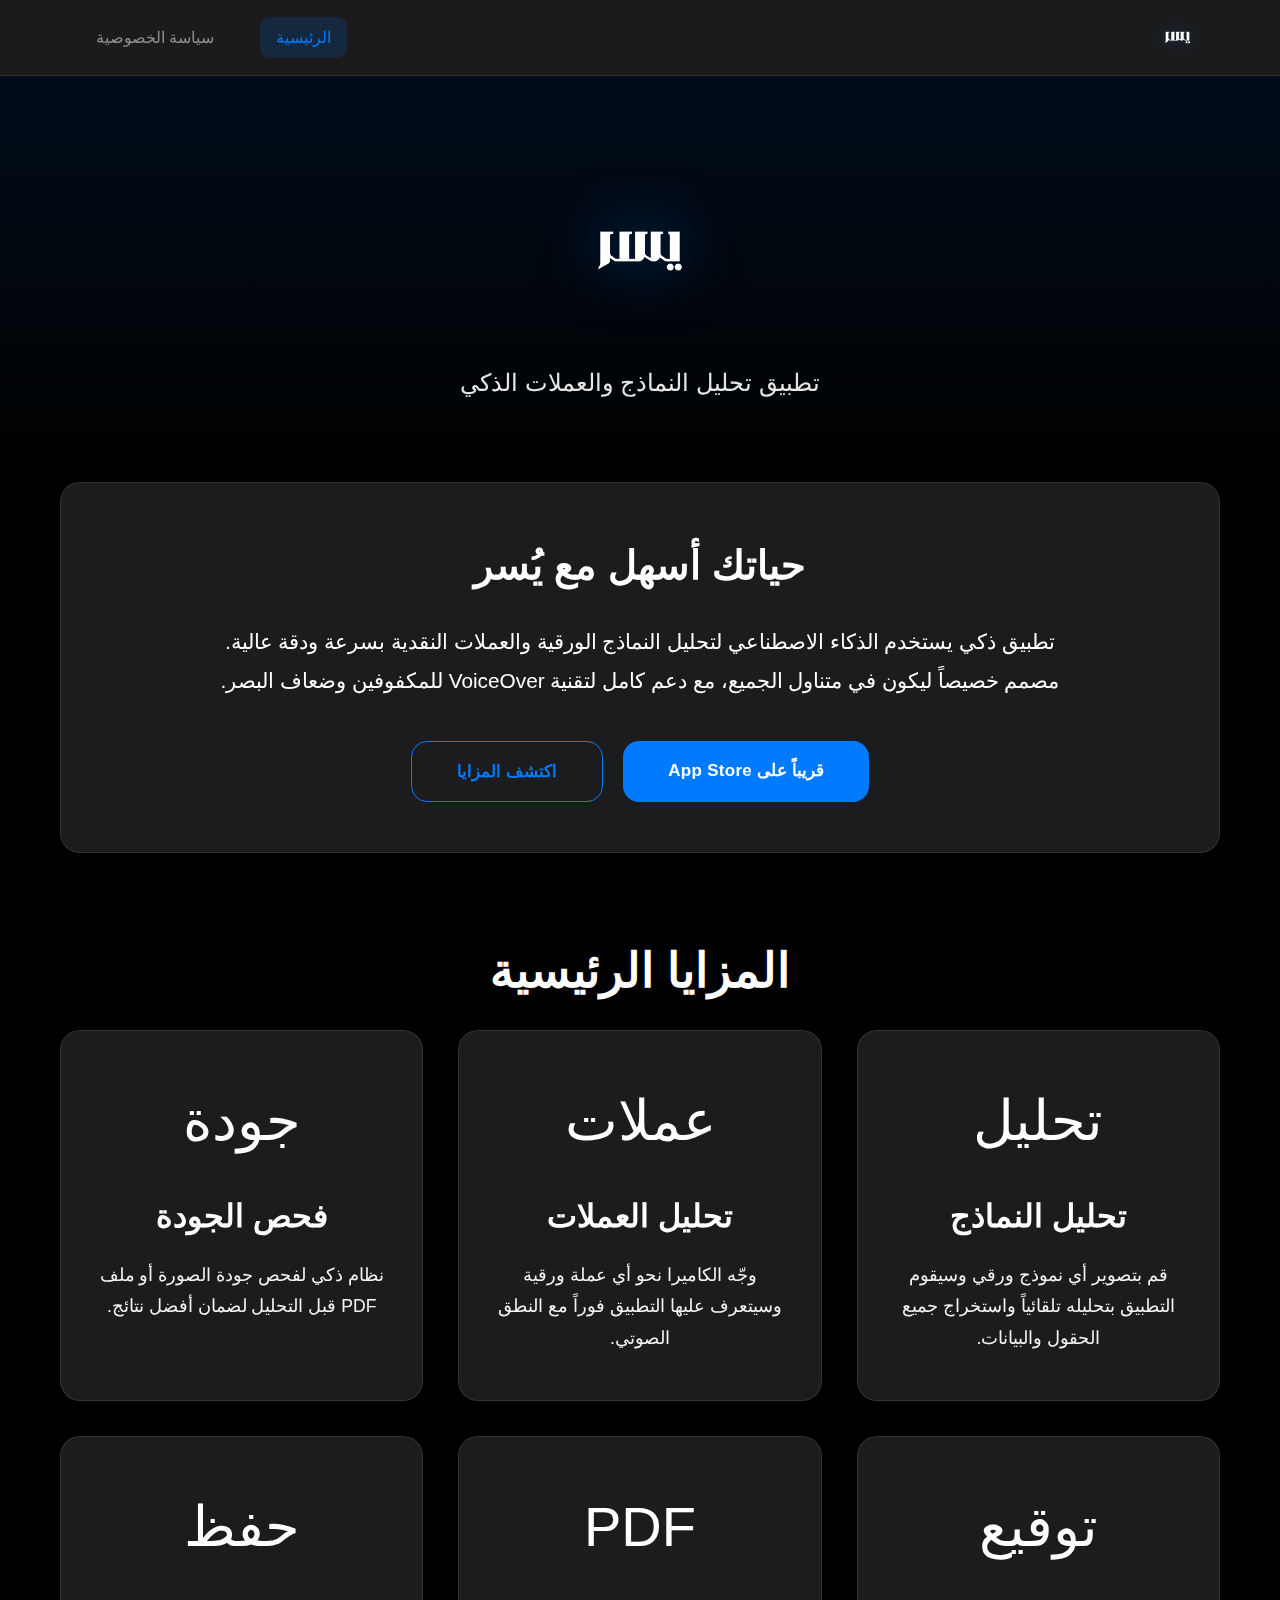
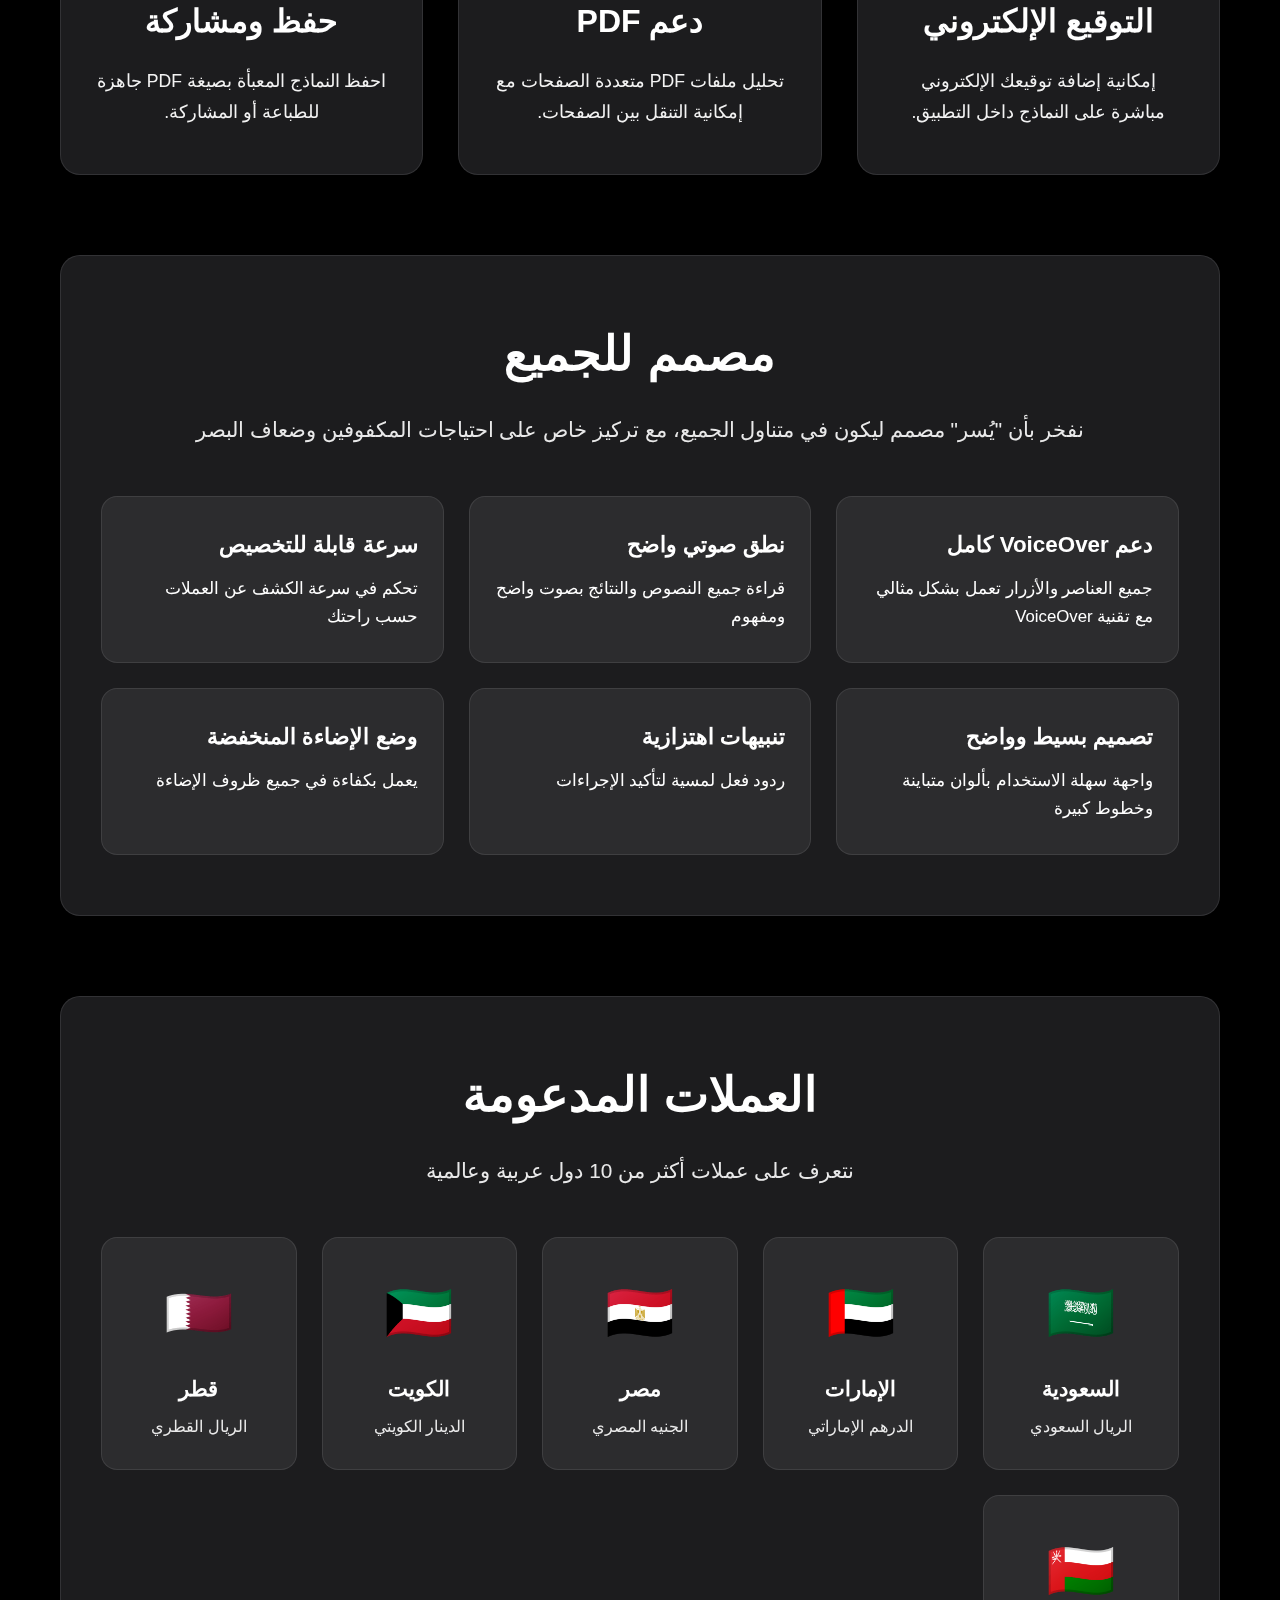
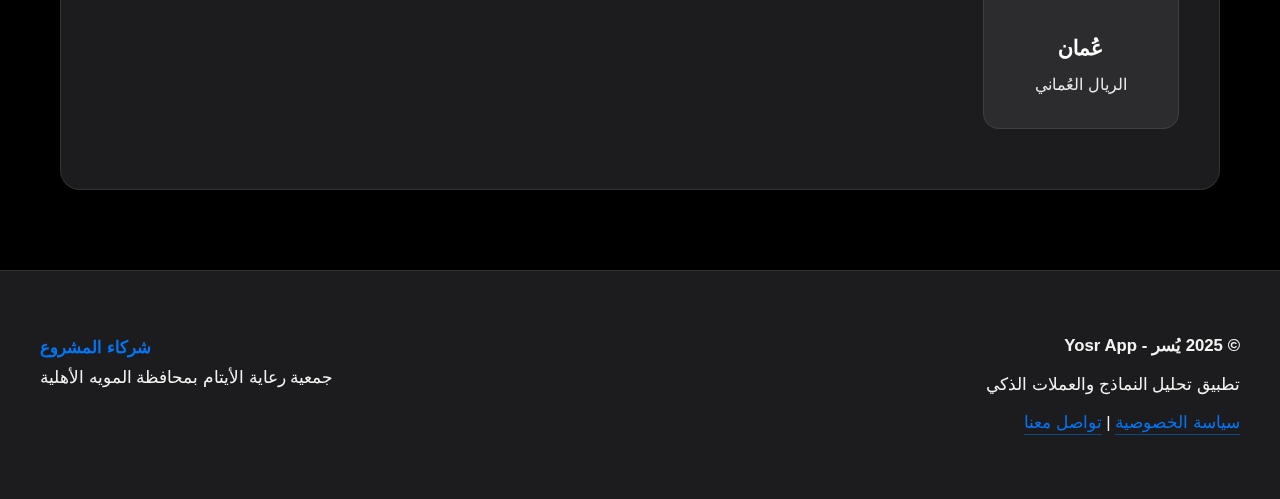
<file: index.html>
<!DOCTYPE html>
<html lang="ar" dir="rtl">
<head>
    <meta charset="UTF-8">
    <meta name="viewport" content="width=device-width, initial-scale=1.0, maximum-scale=5.0, user-scalable=yes">
    <meta name="theme-color" content="#000000">
    <meta name="apple-mobile-web-app-capable" content="yes">
    <meta name="apple-mobile-web-app-status-bar-style" content="black-translucent">
    <title>يُسر - تطبيق تحليل النماذج والعملات الذكي</title>
    <link rel="icon" type="image/png" sizes="32x32" href="Icon-App.png">
    <link rel="icon" type="image/png" sizes="16x16" href="Icon-App.png">
    <link rel="apple-touch-icon" sizes="180x180" href="Icon-App.png">
    <link rel="shortcut icon" href="Icon-App.png">
    <meta name="description" content="تطبيق يُسر - تطبيق ذكي لتحليل النماذج والعملات باستخدام الذكاء الاصطناعي، مصمم خصيصاً للمكفوفين وضعاف البصر">
    <link rel="stylesheet" href="style.css">
</head>
<body>
    <div class="yosr-page">
        <!-- Navigation Header -->
        <nav class="top-nav-header">
            <div class="nav-container">
                <div class="nav-links">
                    <a href="index.html" class="nav-link active">الرئيسية</a>
                    <a href="privacy.html" class="nav-link">سياسة الخصوصية</a>
                </div>
                <a href="index.html" class="nav-logo-link">
                    <img src="w-logo-02.png" alt="يُسر" class="nav-logo">
                </a>
            </div>
        </nav>

        <header class="yosr-header">
            <div class="header-logo-container">
                <img src="w-logo-02.png" alt="يُسر" class="main-logo">
            </div>
            <p class="yosr-tagline">تطبيق تحليل النماذج والعملات الذكي</p>
        </header>

        <div class="yosr-container">
            <section class="yosr-hero">
                <h2>حياتك أسهل مع يُسر</h2>
                <p>
                    تطبيق ذكي يستخدم الذكاء الاصطناعي لتحليل النماذج الورقية والعملات النقدية بسرعة ودقة عالية.
                    مصمم خصيصاً ليكون في متناول الجميع، مع دعم كامل لتقنية VoiceOver للمكفوفين وضعاف البصر.
                </p>
                <div class="yosr-cta-buttons">
                    <a href="#" class="yosr-btn yosr-btn-primary">قريباً على App Store</a>
                    <a href="#features" class="yosr-btn yosr-btn-secondary">اكتشف المزايا</a>
                </div>
            </section>

            <h2 class="yosr-section-title">المزايا الرئيسية</h2>
            <section id="features" class="yosr-features">
                <div class="yosr-feature-card">
                    <span class="yosr-feature-icon">تحليل</span>
                    <h3>تحليل النماذج</h3>
                    <p>قم بتصوير أي نموذج ورقي وسيقوم التطبيق بتحليله تلقائياً واستخراج جميع الحقول والبيانات.</p>
                </div>
                
                <div class="yosr-feature-card">
                    <span class="yosr-feature-icon">عملات</span>
                    <h3>تحليل العملات</h3>
                    <p>وجّه الكاميرا نحو أي عملة ورقية وسيتعرف عليها التطبيق فوراً مع النطق الصوتي.</p>
                </div>
                
                <div class="yosr-feature-card">
                    <span class="yosr-feature-icon">جودة</span>
                    <h3>فحص الجودة</h3>
                    <p>نظام ذكي لفحص جودة الصورة أو ملف PDF قبل التحليل لضمان أفضل نتائج.</p>
                </div>
                
                <div class="yosr-feature-card">
                    <span class="yosr-feature-icon">توقيع</span>
                    <h3>التوقيع الإلكتروني</h3>
                    <p>إمكانية إضافة توقيعك الإلكتروني مباشرة على النماذج داخل التطبيق.</p>
                </div>
                
                <div class="yosr-feature-card">
                    <span class="yosr-feature-icon">PDF</span>
                    <h3>دعم PDF</h3>
                    <p>تحليل ملفات PDF متعددة الصفحات مع إمكانية التنقل بين الصفحات.</p>
                </div>
                
                <div class="yosr-feature-card">
                    <span class="yosr-feature-icon">حفظ</span>
                    <h3>حفظ ومشاركة</h3>
                    <p>احفظ النماذج المعبأة بصيغة PDF جاهزة للطباعة أو المشاركة.</p>
                </div>
            </section>

            <section class="yosr-accessibility">
                <h2 class="yosr-section-title">مصمم للجميع</h2>
                <p class="yosr-section-subtitle">
                    نفخر بأن "يُسر" مصمم ليكون في متناول الجميع، مع تركيز خاص على احتياجات المكفوفين وضعاف البصر
                </p>
                
                <div class="yosr-accessibility-features">
                    <div class="yosr-accessibility-item">
                        <strong>دعم VoiceOver كامل</strong>
                        <p>جميع العناصر والأزرار تعمل بشكل مثالي مع تقنية VoiceOver</p>
                    </div>
                    
                    <div class="yosr-accessibility-item">
                        <strong>نطق صوتي واضح</strong>
                        <p>قراءة جميع النصوص والنتائج بصوت واضح ومفهوم</p>
                    </div>
                    
                    <div class="yosr-accessibility-item">
                        <strong>سرعة قابلة للتخصيص</strong>
                        <p>تحكم في سرعة الكشف عن العملات حسب راحتك</p>
                    </div>
                    
                    <div class="yosr-accessibility-item">
                        <strong>تصميم بسيط وواضح</strong>
                        <p>واجهة سهلة الاستخدام بألوان متباينة وخطوط كبيرة</p>
                    </div>
                    
                    <div class="yosr-accessibility-item">
                        <strong>تنبيهات اهتزازية</strong>
                        <p>ردود فعل لمسية لتأكيد الإجراءات</p>
                    </div>
                    
                    <div class="yosr-accessibility-item">
                        <strong>وضع الإضاءة المنخفضة</strong>
                        <p>يعمل بكفاءة في جميع ظروف الإضاءة</p>
                    </div>
                </div>
            </section>

            <section class="yosr-countries">
                <h2 class="yosr-section-title">العملات المدعومة</h2>
                <p class="yosr-section-subtitle">نتعرف على عملات أكثر من 10 دول عربية وعالمية</p>
                
                <div class="yosr-countries-grid">
                    <div class="yosr-country-card"><div class="yosr-country-flag">🇸🇦</div><strong>السعودية</strong><p>الريال السعودي</p></div>
                    <div class="yosr-country-card"><div class="yosr-country-flag">🇦🇪</div><strong>الإمارات</strong><p>الدرهم الإماراتي</p></div>
                    <div class="yosr-country-card"><div class="yosr-country-flag">🇪🇬</div><strong>مصر</strong><p>الجنيه المصري</p></div>
                    <div class="yosr-country-card"><div class="yosr-country-flag">🇰🇼</div><strong>الكويت</strong><p>الدينار الكويتي</p></div>
                    <div class="yosr-country-card"><div class="yosr-country-flag">🇶🇦</div><strong>قطر</strong><p>الريال القطري</p></div>
                    <div class="yosr-country-card"><div class="yosr-country-flag">🇴🇲</div><strong>عُمان</strong><p>الريال العُماني</p></div>
                </div>
            </section>
        </div>

        <footer class="yosr-footer">
            <div class="footer-content">
                <div class="footer-left">
                    <p><strong>© 2025 يُسر - Yosr App</strong></p>
                    <p>تطبيق تحليل النماذج والعملات الذكي</p>
                    <p class="footer-links">
                        <a href="privacy.html">سياسة الخصوصية</a> | 
                        <a href="mailto:badr@saedny.app">تواصل معنا</a>
                    </p>
                </div>
                <div class="footer-right">
                    <p class="footer-organization">
                        <strong>شركاء المشروع</strong><br>
                        جمعية رعاية الأيتام بمحافظة المويه الأهلية
                    </p>
                </div>
            </div>
        </footer>
    </div>
</body>
</html>
</file>
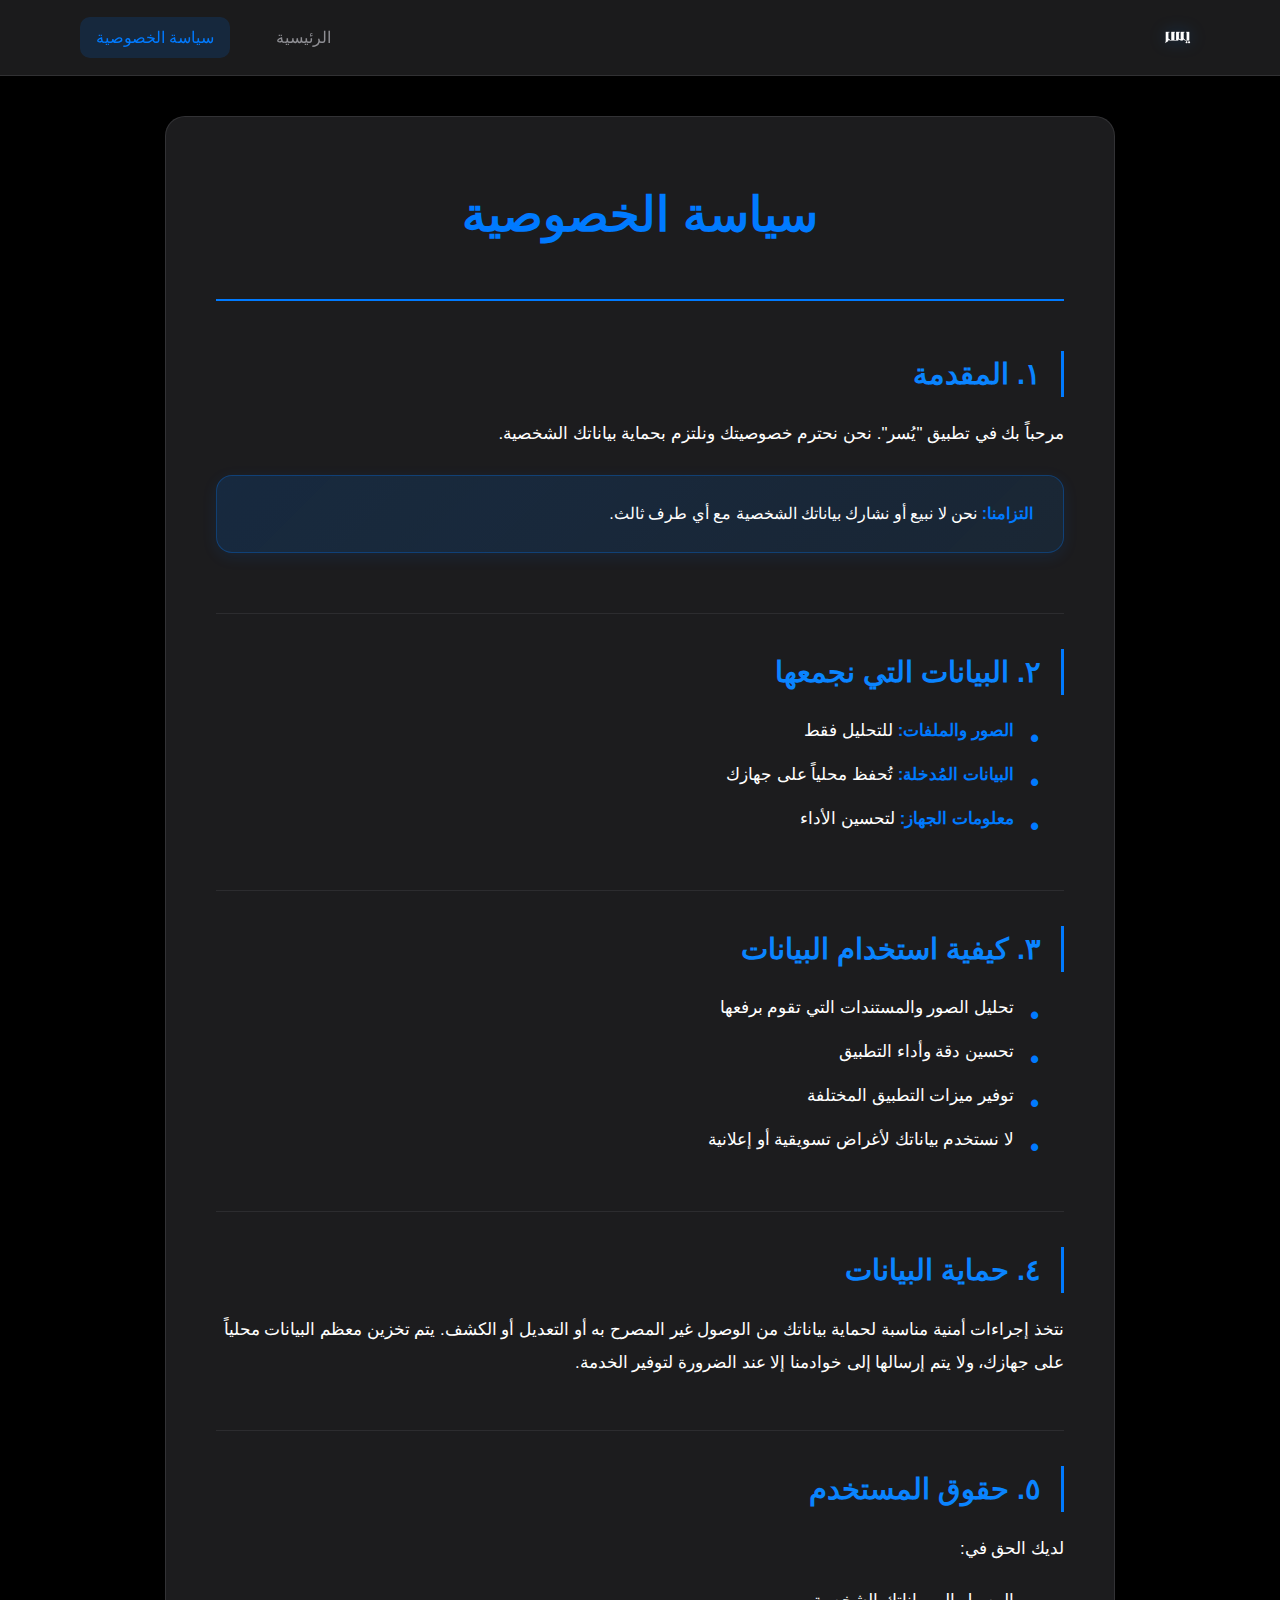
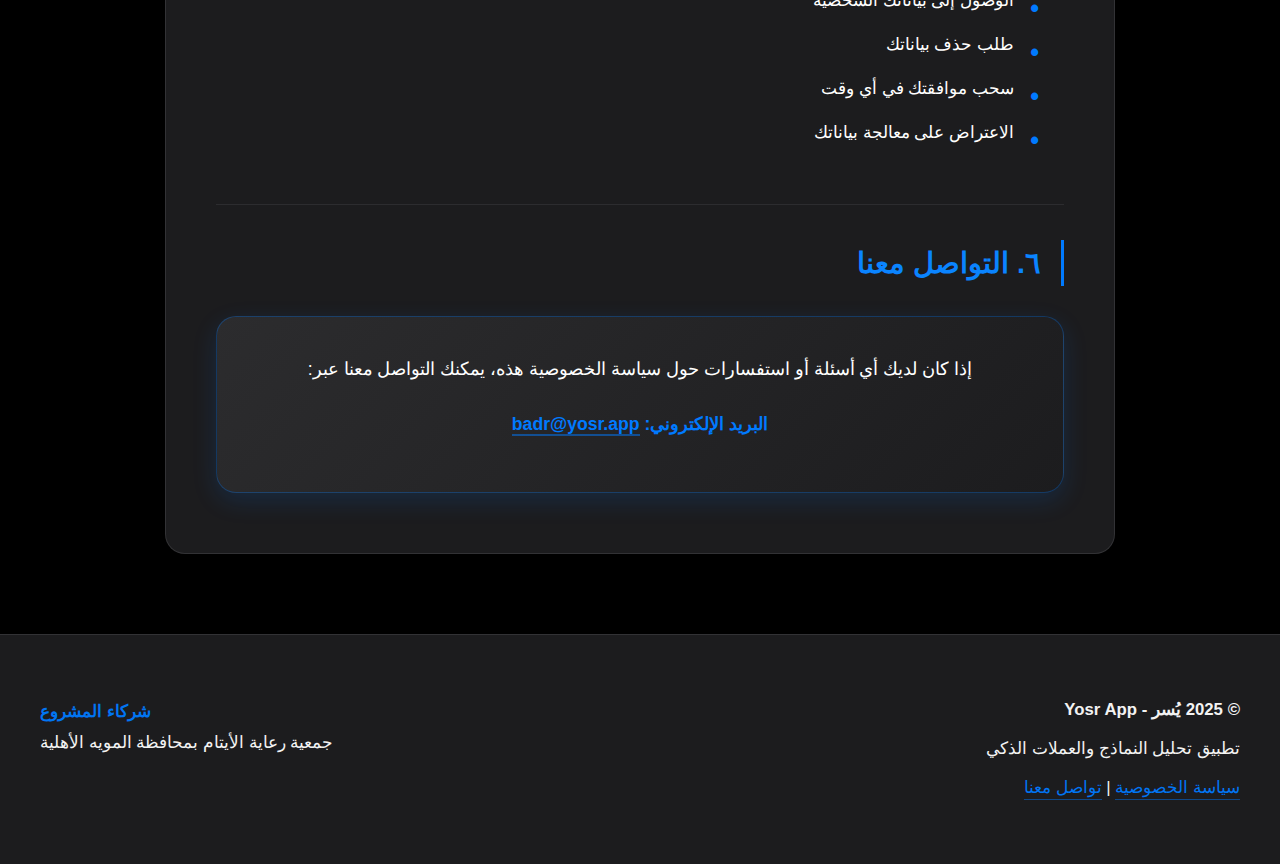
<file: privacy.html>
<!DOCTYPE html>
<html lang="ar" dir="rtl">
<head>
    <meta charset="UTF-8">
    <meta name="viewport" content="width=device-width, initial-scale=1.0, maximum-scale=5.0, user-scalable=yes">
    <meta name="theme-color" content="#000000">
    <meta name="apple-mobile-web-app-capable" content="yes">
    <meta name="apple-mobile-web-app-status-bar-style" content="black-translucent">
    <title>سياسة الخصوصية - يُسر</title>
    <link rel="icon" type="image/png" sizes="32x32" href="Icon-App.png">
    <link rel="icon" type="image/png" sizes="16x16" href="Icon-App.png">
    <link rel="apple-touch-icon" sizes="180x180" href="Icon-App.png">
    <link rel="shortcut icon" href="Icon-App.png">
    <link rel="stylesheet" href="style.css">
</head>
<body>
    <!-- Navigation Header -->
    <nav class="top-nav-header">
        <div class="nav-container">
            <div class="nav-links">
                <a href="index.html" class="nav-link">الرئيسية</a>
                <a href="privacy.html" class="nav-link active">سياسة الخصوصية</a>
            </div>
            <a href="index.html" class="nav-logo-link">
                <img src="w-logo-02.png" alt="يُسر" class="nav-logo">
            </a>
        </div>
    </nav>

    <div class="yosr-privacy">
        <div class="yosr-privacy-container">
            <header class="yosr-privacy-header">
                <h1>سياسة الخصوصية</h1>
            </header>
            
            <section class="privacy-section">
                <h2>١. المقدمة</h2>
                <p>مرحباً بك في تطبيق "يُسر". نحن نحترم خصوصيتك ونلتزم بحماية بياناتك الشخصية.</p>
                
                <div class="yosr-highlight-box">
                    <strong>التزامنا:</strong> نحن لا نبيع أو نشارك بياناتك الشخصية مع أي طرف ثالث.
                </div>
            </section>
            
            <section class="privacy-section">
                <h2>٢. البيانات التي نجمعها</h2>
                <ul>
                    <li><strong>الصور والملفات:</strong> للتحليل فقط</li>
                    <li><strong>البيانات المُدخلة:</strong> تُحفظ محلياً على جهازك</li>
                    <li><strong>معلومات الجهاز:</strong> لتحسين الأداء</li>
                </ul>
            </section>
            
            <section class="privacy-section">
                <h2>٣. كيفية استخدام البيانات</h2>
                <ul>
                    <li>تحليل الصور والمستندات التي تقوم برفعها</li>
                    <li>تحسين دقة وأداء التطبيق</li>
                    <li>توفير ميزات التطبيق المختلفة</li>
                    <li>لا نستخدم بياناتك لأغراض تسويقية أو إعلانية</li>
                </ul>
            </section>
            
            <section class="privacy-section">
                <h2>٤. حماية البيانات</h2>
                <p>نتخذ إجراءات أمنية مناسبة لحماية بياناتك من الوصول غير المصرح به أو التعديل أو الكشف. يتم تخزين معظم البيانات محلياً على جهازك، ولا يتم إرسالها إلى خوادمنا إلا عند الضرورة لتوفير الخدمة.</p>
            </section>
            
            <section class="privacy-section">
                <h2>٥. حقوق المستخدم</h2>
                <p>لديك الحق في:</p>
                <ul>
                    <li>الوصول إلى بياناتك الشخصية</li>
                    <li>طلب حذف بياناتك</li>
                    <li>سحب موافقتك في أي وقت</li>
                    <li>الاعتراض على معالجة بياناتك</li>
                </ul>
            </section>
            
            <section class="privacy-section">
                <h2>٦. التواصل معنا</h2>
                <div class="yosr-contact-box">
                    <p>إذا كان لديك أي أسئلة أو استفسارات حول سياسة الخصوصية هذه، يمكنك التواصل معنا عبر:</p>
                    <p style="margin-top: 20px;"><strong>البريد الإلكتروني:</strong> <a href="mailto:badr@saedny.app">badr@yosr.app</a></p>
                </div>
            </section>
        </div>
    </div>
    
    <footer class="yosr-footer">
        <div class="footer-content">
            <div class="footer-left">
                <p><strong>© 2025 يُسر - Yosr App</strong></p>
                <p>تطبيق تحليل النماذج والعملات الذكي</p>
                <p class="footer-links">
                    <a href="privacy.html">سياسة الخصوصية</a> | 
                    <a href="mailto:badr@saedny.app">تواصل معنا</a>
                </p>
            </div>
            <div class="footer-right">
                <p class="footer-organization">
                    <strong>شركاء المشروع</strong><br>
                    جمعية رعاية الأيتام بمحافظة المويه الأهلية
                </p>
            </div>
        </div>
    </footer>
</body>
</html>
</file>
<file: style.css>
/* يُسر - تطبيق تحليل النماذج والعملات */
/* iOS Theme - Matching App Design */

/* إعادة تعيين شاملة */
* {
    margin: 0;
    padding: 0;
    box-sizing: border-box;
}

body {
    margin: 0;
    padding: 0;
    background: #000000; /* Pure Black */
    font-family: -apple-system, BlinkMacSystemFont, 'SF Pro Text', 'SF Pro Display', 'Segoe UI', 'Cairo', 'Tajawal', 'Arial', sans-serif;
    color: #FFFFFF;
    line-height: 1.6;
    direction: rtl;
    min-height: 100vh;
    overflow-x: hidden;
    -webkit-font-smoothing: antialiased;
    -moz-osx-font-smoothing: grayscale;
    text-rendering: optimizeLegibility;
}

/* إعادة تعيين أساسية */
.yosr-page * {
    margin: 0;
    padding: 0;
    box-sizing: border-box;
}

.yosr-page {
    font-family: -apple-system, BlinkMacSystemFont, 'SF Pro Text', 'SF Pro Display', 'Segoe UI', 'Cairo', 'Tajawal', 'Arial', sans-serif;
    background: #000000; /* Pure Black - matching iOS app */
    color: #FFFFFF; /* Pure White - matching iOS app */
    line-height: 1.6;
    direction: rtl;
    min-height: 100vh;
}

.yosr-privacy {
    background: #000000;
    min-height: 100vh;
    margin: 0;
    padding: 0;
}

/* Top Navigation Header */
.top-nav-header {
    background: rgba(28, 28, 30, 0.95);
    backdrop-filter: blur(20px);
    border-bottom: 0.5px solid rgba(142, 142, 147, 0.2);
    position: sticky;
    top: 0;
    z-index: 1000;
    padding: 15px 0;
}

.nav-container {
    max-width: 1200px;
    margin: 0 auto;
    padding: 0 40px;
    display: flex;
    justify-content: space-between;
    align-items: center;
    flex-direction: row-reverse;
}

.nav-logo-link {
    display: flex;
    align-items: center;
}

.nav-logo {
    width: 45px;
    height: 45px;
    object-fit: contain;
    transition: transform 0.3s ease;
    filter: drop-shadow(0 0 8px rgba(0, 122, 255, 0.3));
}

.nav-logo:hover {
    transform: scale(1.05);
}

.nav-links {
    display: flex;
    gap: 30px;
    align-items: center;
}

.nav-link {
    color: #8E8E93;
    text-decoration: none;
    font-size: 16px;
    font-weight: 500;
    padding: 8px 16px;
    border-radius: 10px;
    transition: all 0.3s ease;
}

.nav-link:hover {
    color: #FFFFFF;
    background: rgba(0, 122, 255, 0.1);
}

.nav-link.active {
    color: #007AFF;
    background: rgba(0, 122, 255, 0.15);
}

/* Header */
.yosr-header {
    text-align: center;
    padding: 100px 20px 50px;
    animation: fadeInDown 1s ease-in-out;
    background: linear-gradient(180deg, rgba(0, 122, 255, 0.1) 0%, rgba(0, 0, 0, 0) 100%);
}

.header-logo-container {
    margin-bottom: 30px;
    animation: fadeIn 1.2s ease-in-out;
}

.main-logo {
    width: 150px;
    height: 150px;
    object-fit: contain;
    filter: drop-shadow(0 0 30px rgba(0, 122, 255, 0.5));
    transition: transform 0.3s ease;
    animation: pulse 3s ease-in-out infinite;
}

.main-logo:hover {
    transform: scale(1.05);
}

.yosr-tagline {
    font-size: 1.5em;
    opacity: 0.9;
    margin-bottom: 30px;
    font-weight: 400;
    color: #FFFFFF;
}

/* Container */
.yosr-container {
    max-width: 1200px;
    margin: 0 auto;
    padding: 0 20px;
    width: 100%;
}

/* Hero Section */
.yosr-hero {
    text-align: center;
    padding: 50px 30px;
    background: #1C1C1E; /* iOS Dark Surface */
    backdrop-filter: blur(10px);
    border-radius: 20px;
    margin-bottom: 80px;
    animation: fadeIn 1.5s ease-in-out;
    border: 0.5px solid rgba(142, 142, 147, 0.2); /* iOS border style */
}

.yosr-hero h2 {
    font-size: 2.5em;
    margin-bottom: 25px;
    font-weight: 600;
}

.yosr-hero p {
    font-size: 1.3em;
    line-height: 1.9;
    max-width: 850px;
    margin: 0 auto 40px;
    font-weight: 300;
}

.yosr-cta-buttons {
    display: flex;
    gap: 20px;
    justify-content: center;
    flex-wrap: wrap;
    margin-top: 40px;
}

.yosr-btn {
    padding: 16px 45px;
    font-size: 17px; /* iOS button text size */
    border: none;
    border-radius: 16px; /* iOS rounded corners */
    cursor: pointer;
    transition: all 0.3s ease;
    text-decoration: none;
    display: inline-block;
    font-weight: 600;
    letter-spacing: 0.3px;
}

.yosr-btn-primary {
    background: #007AFF; /* iOS Blue */
    color: #FFFFFF;
    box-shadow: none; /* iOS style - no elevation */
}

.yosr-btn-primary:hover {
    background: #0A84FF; /* Lighter iOS Blue */
    transform: translateY(-2px);
}

.yosr-btn-secondary {
    background: transparent;
    color: #007AFF; /* iOS Blue */
    border: 1.5px solid #007AFF;
}

.yosr-btn-secondary:hover {
    background: rgba(0, 122, 255, 0.1);
    transform: translateY(-2px);
}

/* Features Grid */
.yosr-features {
    display: grid;
    grid-template-columns: repeat(auto-fit, minmax(320px, 1fr));
    gap: 35px;
    margin-bottom: 80px;
    width: 100%;
}

.yosr-feature-card {
    background: #1C1C1E; /* iOS Dark Surface */
    backdrop-filter: blur(10px);
    padding: 45px 35px;
    border-radius: 20px;
    text-align: center;
    transition: all 0.4s ease;
    border: 0.5px solid rgba(142, 142, 147, 0.2); /* iOS border style */
    position: relative;
    overflow: hidden;
}

.yosr-feature-card::before {
    content: '';
    position: absolute;
    top: 0;
    left: 0;
    right: 0;
    height: 3px;
    background: linear-gradient(90deg, #007AFF, #0A84FF); /* iOS Blue gradient */
    transform: scaleX(0);
    transition: transform 0.4s ease;
}

.yosr-feature-card:hover::before {
    transform: scaleX(1);
}

.yosr-feature-card:hover {
    transform: translateY(-8px);
    background: #2C2C2E; /* iOS Card Background */
    border-color: rgba(0, 122, 255, 0.4);
}

.yosr-feature-icon {
    font-size: 3.5em;
    margin-bottom: 25px;
    display: block;
    font-weight: 300;
}

.yosr-feature-card h3 {
    font-size: 2em;
    margin-bottom: 18px;
    font-weight: 600;
}

.yosr-feature-card p {
    font-size: 1.1em;
    line-height: 1.8;
    opacity: 0.95;
    font-weight: 300;
}

/* Section Title */
.yosr-section-title {
    text-align: center;
    font-size: 3em;
    margin-bottom: 20px;
    font-weight: 700;
}

.yosr-section-subtitle {
    text-align: center;
    font-size: 1.3em;
    margin-bottom: 50px;
    opacity: 0.9;
    font-weight: 300;
}

/* Accessibility Section */
.yosr-accessibility {
    background: #1C1C1E; /* iOS Dark Surface */
    backdrop-filter: blur(10px);
    padding: 60px 40px;
    border-radius: 20px;
    margin-bottom: 80px;
    border: 0.5px solid rgba(142, 142, 147, 0.2);
}

.yosr-accessibility-features {
    display: grid;
    grid-template-columns: repeat(auto-fit, minmax(280px, 1fr));
    gap: 25px;
    margin-top: 40px;
    text-align: right;
}

.yosr-accessibility-item {
    background: #2C2C2E; /* iOS Card Background */
    padding: 30px 25px;
    border-radius: 16px; /* iOS rounded corners */
    transition: all 0.3s ease;
    border: 0.5px solid rgba(142, 142, 147, 0.2);
}

.yosr-accessibility-item:hover {
    background: rgba(0, 122, 255, 0.1);
    transform: scale(1.03);
    border-color: rgba(0, 122, 255, 0.4);
}

.yosr-accessibility-item strong {
    display: block;
    font-size: 1.4em;
    margin-bottom: 12px;
    color: #fff;
    font-weight: 600;
}

.yosr-accessibility-item p {
    font-size: 1.05em;
    line-height: 1.7;
    font-weight: 300;
}

/* Countries Section */
.yosr-countries {
    background: #1C1C1E; /* iOS Dark Surface */
    backdrop-filter: blur(10px);
    padding: 60px 40px;
    border-radius: 20px;
    margin-bottom: 80px;
    border: 0.5px solid rgba(142, 142, 147, 0.2);
}

.yosr-countries-grid {
    display: grid;
    grid-template-columns: repeat(auto-fit, minmax(160px, 1fr));
    gap: 25px;
    margin-top: 40px;
}

.yosr-country-card {
    background: #2C2C2E; /* iOS Card Background */
    padding: 30px 20px;
    border-radius: 16px; /* iOS rounded corners */
    transition: all 0.3s ease;
    text-align: center;
    border: 0.5px solid rgba(142, 142, 147, 0.2);
}

.yosr-country-card:hover {
    background: rgba(0, 122, 255, 0.1);
    transform: translateY(-8px);
    border-color: rgba(0, 122, 255, 0.4);
}

.yosr-country-flag {
    font-size: 3.5em;
    margin-bottom: 15px;
}

.yosr-country-card strong {
    display: block;
    font-size: 1.3em;
    margin-bottom: 8px;
    font-weight: 600;
}

.yosr-country-card p {
    font-size: 1em;
    opacity: 0.9;
    font-weight: 300;
}

/* Footer */
.yosr-footer {
    padding: 50px 40px;
    background: #1C1C1E; /* iOS Dark Surface */
    margin-top: 80px;
    border-top: 0.5px solid rgba(142, 142, 147, 0.2);
}

.footer-content {
    max-width: 1200px;
    margin: 0 auto;
    display: flex;
    justify-content: space-between;
    align-items: flex-start;
    gap: 40px;
    direction: rtl;
}

.footer-left {
    text-align: right;
    flex: 1;
}

.footer-right {
    text-align: left;
    flex: 1;
    direction: ltr;
}

.yosr-footer p {
    margin: 12px 0;
    opacity: 0.95;
    font-size: 1.05em;
    color: #FFFFFF;
}

.footer-links {
    margin-top: 20px;
}

.yosr-footer a {
    color: #007AFF; /* iOS Blue */
    text-decoration: none;
    border-bottom: 1px solid rgba(0, 122, 255, 0.5);
    transition: all 0.3s ease;
    padding-bottom: 2px;
}

.yosr-footer a:hover {
    border-bottom-color: #0A84FF;
    color: #0A84FF;
}

.footer-organization {
    font-size: 0.95em;
    line-height: 1.8;
}

.footer-organization strong {
    color: #007AFF;
}

.footer-organization span {
    opacity: 0.85;
    font-size: 0.95em;
}

/* Animations */
@keyframes fadeIn {
    from {
        opacity: 0;
        transform: translateY(30px);
    }
    to {
        opacity: 1;
        transform: translateY(0);
    }
}

@keyframes fadeInDown {
    from {
        opacity: 0;
        transform: translateY(-40px);
    }
    to {
        opacity: 1;
        transform: translateY(0);
    }
}

@keyframes pulse {
    0%, 100% {
        transform: scale(1);
    }
    50% {
        transform: scale(1.05);
    }
}

@keyframes glow {
    0%, 100% {
        filter: drop-shadow(0 0 15px rgba(0, 122, 255, 0.4));
    }
    50% {
        filter: drop-shadow(0 0 25px rgba(0, 122, 255, 0.6));
    }
}

/* Responsive - Mobile First */
@media (max-width: 768px) {
    /* Navigation */
    .top-nav-header {
        padding: 18px 0;
    }
    
    .nav-container {
        padding: 0 15px;
        max-width: 100%;
    }
    
    .nav-logo {
        width: 42px;
        height: 42px;
    }
    
    .nav-links {
        gap: 8px;
    }
    
    .nav-link {
        font-size: 13px;
        padding: 6px 10px;
    }
    
    /* Header */
    .main-logo {
        width: 80px;
        height: 80px;
    }
    
    .yosr-header {
        padding: 60px 15px 30px;
        text-align: center;
    }
    
    .yosr-tagline {
        font-size: 1em;
        padding: 0 20px;
    }
    
    /* Hero Section */
    .yosr-hero {
        padding: 30px 20px;
        margin-bottom: 40px;
        text-align: center;
    }
    
    .yosr-hero h2 {
        font-size: 1.5em;
        margin-bottom: 20px;
    }
    
    .yosr-hero p {
        font-size: 0.95em;
        line-height: 1.7;
        text-align: center;
    }
    
    /* Buttons */
    .yosr-cta-buttons {
        flex-direction: column;
        gap: 12px;
    }
    
    .yosr-btn {
        width: 100%;
        padding: 13px 25px;
        font-size: 15px;
    }
    
    /* Features */
    .yosr-features {
        gap: 20px;
        grid-template-columns: 1fr;
    }
    
    .yosr-feature-card {
        padding: 25px 20px;
        text-align: center;
    }
    
    .yosr-feature-icon {
        font-size: 2.8em;
        margin-bottom: 15px;
    }
    
    .yosr-feature-card h3 {
        font-size: 1.4em;
        margin-bottom: 12px;
    }
    
    .yosr-feature-card p {
        font-size: 0.95em;
        line-height: 1.6;
    }
    
    /* Sections */
    .yosr-section-title {
        font-size: 1.8em;
        padding: 0 15px;
        text-align: center;
    }
    
    .yosr-section-subtitle {
        font-size: 1em;
        padding: 0 20px;
        text-align: center;
    }
    
    .yosr-container {
        padding: 0 15px;
        max-width: 100%;
    }
    
    /* Accessibility Section */
    .yosr-accessibility {
        padding: 35px 20px;
        margin-bottom: 40px;
        text-align: center;
    }
    
    .yosr-accessibility-features {
        gap: 15px;
        grid-template-columns: 1fr;
    }
    
    .yosr-accessibility-item {
        padding: 20px 18px;
        text-align: center;
    }
    
    .yosr-accessibility-item strong {
        font-size: 1.1em;
    }
    
    .yosr-accessibility-item p {
        font-size: 0.95em;
        line-height: 1.6;
    }
    
    /* Countries Section */
    .yosr-countries {
        padding: 35px 20px;
        margin-bottom: 40px;
        text-align: center;
    }
    
    .yosr-countries-grid {
        gap: 15px;
        grid-template-columns: repeat(2, 1fr);
    }
    
    .yosr-country-card {
        padding: 20px 12px;
    }
    
    .yosr-country-flag {
        font-size: 2.8em;
        margin-bottom: 10px;
    }
    
    .yosr-country-card strong {
        font-size: 1.1em;
    }
    
    .yosr-country-card p {
        font-size: 0.9em;
    }
    
    /* Footer */
    .yosr-footer {
        padding: 35px 20px;
        margin-top: 40px;
    }
    
    .footer-content {
        flex-direction: column;
        gap: 25px;
        text-align: center;
        max-width: 100%;
        align-items: center;
    }
    
    .footer-left,
    .footer-right {
        text-align: center;
        width: 100%;
    }
    
    .footer-right {
        direction: rtl;
    }
    
    .yosr-footer p {
        font-size: 0.95em;
        text-align: center;
    }
    
    .footer-organization {
        font-size: 0.85em;
        text-align: center;
    }
    
    .footer-links {
        text-align: center;
    }
}

/* Privacy Page Styles */
.yosr-privacy {
    background: #000000; /* Pure Black - iOS style */
    min-height: 100vh;
    padding: 0;
}

/* Privacy Page Specific */

.yosr-privacy-container {
    max-width: 950px;
    margin: 40px auto;
    background: #1C1C1E; /* iOS Dark Surface */
    padding: 60px 50px;
    border-radius: 20px; /* iOS rounded corners */
    border: 0.5px solid rgba(142, 142, 147, 0.2);
    color: #FFFFFF; /* Pure White */
    direction: rtl;
    text-align: right;
    box-shadow: 0 10px 40px rgba(0, 0, 0, 0.5);
}

.privacy-section {
    margin-bottom: 35px;
    padding-bottom: 35px;
    border-bottom: 0.5px solid rgba(142, 142, 147, 0.15);
}

.privacy-section:last-of-type {
    border-bottom: none;
    margin-bottom: 0;
    padding-bottom: 0;
}

.yosr-privacy-header {
    text-align: center;
    margin-bottom: 50px;
    padding-bottom: 30px;
    border-bottom: 2px solid #007AFF; /* iOS Blue */
}

.yosr-privacy h1 {
    color: #007AFF; /* iOS Blue */
    font-size: 3em;
    margin-bottom: 15px;
    font-weight: 700;
}

.yosr-privacy-date {
    color: #8E8E93; /* iOS Secondary Text */
    font-size: 1em;
    font-style: italic;
    font-weight: 300;
}

.yosr-privacy h2 {
    color: #0A84FF; /* Lighter iOS Blue */
    margin-top: 0;
    margin-bottom: 20px;
    font-size: 1.8em;
    border-right: 3px solid #007AFF; /* iOS Blue */
    padding-right: 20px;
    font-weight: 600;
    text-align: right;
}

.yosr-privacy p {
    margin-bottom: 15px;
    text-align: right;
    line-height: 2;
    font-size: 1.05em;
    color: #FFFFFF; /* Pure White */
    direction: rtl;
}

.yosr-privacy ul {
    margin: 20px 0;
    padding-right: 25px;
    text-align: right;
    direction: rtl;
    list-style: none;
}

.yosr-privacy li {
    margin: 12px 0;
    line-height: 1.9;
    font-size: 1.05em;
    text-align: right;
    padding-right: 25px;
    position: relative;
}

.yosr-privacy li::before {
    content: "•";
    color: #007AFF;
    font-weight: bold;
    font-size: 1.5em;
    position: absolute;
    right: 0;
}

.yosr-privacy strong {
    color: #007AFF; /* iOS Blue */
    font-weight: 600;
}

.yosr-highlight-box {
    background: linear-gradient(135deg, rgba(0, 122, 255, 0.15), rgba(10, 132, 255, 0.1));
    border-right: 3px solid #007AFF; /* iOS Blue */
    padding: 25px 30px;
    margin: 25px 0;
    border-radius: 16px; /* iOS rounded corners */
    border: 0.5px solid rgba(0, 122, 255, 0.3);
    text-align: right;
    direction: rtl;
    box-shadow: 0 4px 15px rgba(0, 122, 255, 0.1);
}

.yosr-highlight-box ul {
    padding-right: 25px;
}

.yosr-contact-box {
    background: linear-gradient(135deg, #2C2C2E, #1C1C1E);
    color: #FFFFFF;
    padding: 35px 40px;
    border-radius: 20px;
    margin-top: 30px;
    text-align: center;
    border: 0.5px solid rgba(0, 122, 255, 0.3);
    box-shadow: 0 8px 25px rgba(0, 122, 255, 0.15);
}

.yosr-contact-box h2 {
    color: #007AFF !important; /* iOS Blue */
    border: none !important;
    padding: 0 !important;
    margin-bottom: 20px !important;
    text-align: center !important;
}

.yosr-contact-box p {
    color: #FFFFFF;
    font-size: 1.1em;
    text-align: center;
}

.yosr-contact-box a {
    color: #007AFF; /* iOS Blue */
    text-decoration: none;
    border-bottom: 2px solid rgba(0, 122, 255, 0.5);
    font-weight: 600;
    transition: all 0.3s ease;
}

.yosr-contact-box a:hover {
    border-bottom-color: #0A84FF;
    color: #0A84FF;
}

.yosr-back-link {
    display: inline-block;
    margin-top: 40px;
    padding: 16px 40px;
    background: #007AFF; /* iOS Blue */
    color: #FFFFFF;
    text-decoration: none;
    border-radius: 16px; /* iOS rounded corners */
    transition: all 0.3s ease;
    font-weight: 600;
    font-size: 17px; /* iOS button text size */
}

.yosr-back-link:hover {
    background: #0A84FF; /* Lighter iOS Blue */
    transform: translateY(-2px);
}

/* Privacy Page Mobile */
@media (max-width: 768px) {
    .yosr-privacy-container {
        padding: 40px 20px;
        margin: 20px 15px;
        border-radius: 15px;
    }
    
    .yosr-privacy-header {
        margin-bottom: 35px;
        padding-bottom: 25px;
    }
    
    .yosr-privacy h1 {
        font-size: 1.8em;
    }
    
    .yosr-privacy h2 {
        font-size: 1.4em;
        padding-right: 15px;
    }
    
    .yosr-privacy p {
        font-size: 1em;
        line-height: 1.8;
    }
    
    .yosr-privacy li {
        font-size: 1em;
        padding-right: 20px;
    }
    
    .yosr-privacy li::before {
        font-size: 1.3em;
    }
    
    .yosr-highlight-box {
        padding: 20px 25px;
        margin: 20px 0;
    }
    
    .yosr-contact-box {
        padding: 30px 25px;
        margin-top: 25px;
    }
    
    .yosr-contact-box h2 {
        font-size: 1.5em;
    }
    
    .yosr-contact-box p {
        font-size: 0.95em;
    }
    
    .privacy-section {
        margin-bottom: 30px;
        padding-bottom: 30px;
    }
}

/* Extra Small Devices (phones in portrait, less than 480px) */
@media (max-width: 480px) {
    .nav-container {
        padding: 0 10px;
    }
    
    .nav-logo {
        width: 32px;
        height: 32px;
    }
    
    .nav-links {
        gap: 5px;
    }
    
    .nav-link {
        font-size: 12px;
        padding: 5px 8px;
    }
    
    .main-logo {
        width: 70px;
        height: 70px;
    }
    
    .yosr-tagline {
        font-size: 0.9em;
        padding: 0 15px;
    }
    
    .yosr-hero {
        padding: 25px 15px;
    }
    
    .yosr-hero h2 {
        font-size: 1.3em;
    }
    
    .yosr-hero p {
        font-size: 0.9em;
    }
    
    .yosr-btn {
        padding: 12px 20px;
        font-size: 14px;
    }
    
    .yosr-feature-card {
        padding: 20px 15px;
    }
    
    .yosr-feature-icon {
        font-size: 2.5em;
    }
    
    .yosr-feature-card h3 {
        font-size: 1.3em;
    }
    
    .yosr-feature-card p {
        font-size: 0.9em;
    }
    
    .yosr-section-title {
        font-size: 1.6em;
    }
    
    .yosr-section-subtitle {
        font-size: 0.95em;
    }
    
    .yosr-accessibility {
        padding: 25px 15px;
    }
    
    .yosr-accessibility-item {
        padding: 18px 15px;
    }
    
    .yosr-accessibility-item strong {
        font-size: 1em;
    }
    
    .yosr-accessibility-item p {
        font-size: 0.9em;
    }
    
    .yosr-countries {
        padding: 25px 15px;
    }
    
    .yosr-countries-grid {
        grid-template-columns: repeat(2, 1fr);
        gap: 12px;
    }
    
    .yosr-country-card {
        padding: 18px 10px;
    }
    
    .yosr-country-flag {
        font-size: 2.5em;
    }
    
    .yosr-country-card strong {
        font-size: 1em;
    }
    
    .yosr-country-card p {
        font-size: 0.85em;
    }
    
    .yosr-footer {
        padding: 25px 15px;
    }
    
    .footer-content {
        align-items: center;
    }
    
    .footer-left,
    .footer-right {
        width: 100%;
    }
    
    .yosr-footer p {
        font-size: 0.9em;
        text-align: center;
    }
    
    .footer-organization {
        font-size: 0.8em;
        text-align: center;
    }
    
    .footer-links {
        text-align: center;
    }
    
    /* Privacy Page */
    .yosr-privacy-container {
        padding: 25px 15px;
        margin: 15px 10px;
    }
    
    .yosr-privacy h1 {
        font-size: 1.5em;
    }
    
    .yosr-privacy h2 {
        font-size: 1.2em;
    }
    
    .yosr-privacy p,
    .yosr-privacy li {
        font-size: 0.9em;
    }
}
</file>
